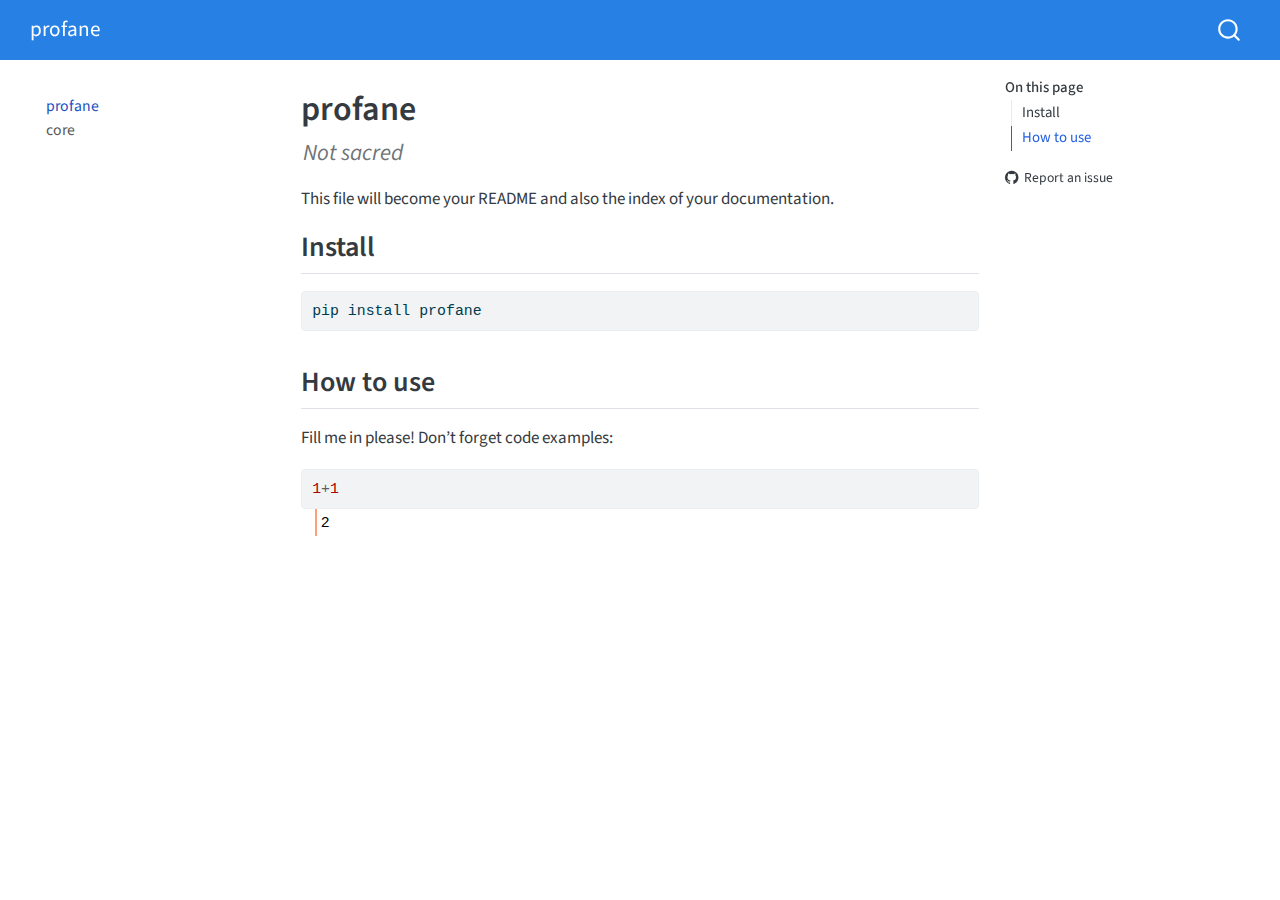
<file: index.html>
<!DOCTYPE html>
<html xmlns="http://www.w3.org/1999/xhtml" lang="en" xml:lang="en"><head>

<meta charset="utf-8">
<meta name="generator" content="quarto-1.5.56">

<meta name="viewport" content="width=device-width, initial-scale=1.0, user-scalable=yes">

<meta name="description" content="Not sacred">

<title>profane</title>
<style>
code{white-space: pre-wrap;}
span.smallcaps{font-variant: small-caps;}
div.columns{display: flex; gap: min(4vw, 1.5em);}
div.column{flex: auto; overflow-x: auto;}
div.hanging-indent{margin-left: 1.5em; text-indent: -1.5em;}
ul.task-list{list-style: none;}
ul.task-list li input[type="checkbox"] {
  width: 0.8em;
  margin: 0 0.8em 0.2em -1em; /* quarto-specific, see https://github.com/quarto-dev/quarto-cli/issues/4556 */ 
  vertical-align: middle;
}
/* CSS for syntax highlighting */
pre > code.sourceCode { white-space: pre; position: relative; }
pre > code.sourceCode > span { line-height: 1.25; }
pre > code.sourceCode > span:empty { height: 1.2em; }
.sourceCode { overflow: visible; }
code.sourceCode > span { color: inherit; text-decoration: inherit; }
div.sourceCode { margin: 1em 0; }
pre.sourceCode { margin: 0; }
@media screen {
div.sourceCode { overflow: auto; }
}
@media print {
pre > code.sourceCode { white-space: pre-wrap; }
pre > code.sourceCode > span { display: inline-block; text-indent: -5em; padding-left: 5em; }
}
pre.numberSource code
  { counter-reset: source-line 0; }
pre.numberSource code > span
  { position: relative; left: -4em; counter-increment: source-line; }
pre.numberSource code > span > a:first-child::before
  { content: counter(source-line);
    position: relative; left: -1em; text-align: right; vertical-align: baseline;
    border: none; display: inline-block;
    -webkit-touch-callout: none; -webkit-user-select: none;
    -khtml-user-select: none; -moz-user-select: none;
    -ms-user-select: none; user-select: none;
    padding: 0 4px; width: 4em;
  }
pre.numberSource { margin-left: 3em;  padding-left: 4px; }
div.sourceCode
  {   }
@media screen {
pre > code.sourceCode > span > a:first-child::before { text-decoration: underline; }
}
</style>


<script src="site_libs/quarto-nav/quarto-nav.js"></script>
<script src="site_libs/quarto-nav/headroom.min.js"></script>
<script src="site_libs/clipboard/clipboard.min.js"></script>
<script src="site_libs/quarto-search/autocomplete.umd.js"></script>
<script src="site_libs/quarto-search/fuse.min.js"></script>
<script src="site_libs/quarto-search/quarto-search.js"></script>
<meta name="quarto:offset" content="./">
<script src="site_libs/quarto-html/quarto.js"></script>
<script src="site_libs/quarto-html/popper.min.js"></script>
<script src="site_libs/quarto-html/tippy.umd.min.js"></script>
<script src="site_libs/quarto-html/anchor.min.js"></script>
<link href="site_libs/quarto-html/tippy.css" rel="stylesheet">
<link href="site_libs/quarto-html/quarto-syntax-highlighting.css" rel="stylesheet" id="quarto-text-highlighting-styles">
<script src="site_libs/bootstrap/bootstrap.min.js"></script>
<link href="site_libs/bootstrap/bootstrap-icons.css" rel="stylesheet">
<link href="site_libs/bootstrap/bootstrap.min.css" rel="stylesheet" id="quarto-bootstrap" data-mode="light">
<script id="quarto-search-options" type="application/json">{
  "location": "navbar",
  "copy-button": false,
  "collapse-after": 3,
  "panel-placement": "end",
  "type": "overlay",
  "limit": 50,
  "keyboard-shortcut": [
    "f",
    "/",
    "s"
  ],
  "show-item-context": false,
  "language": {
    "search-no-results-text": "No results",
    "search-matching-documents-text": "matching documents",
    "search-copy-link-title": "Copy link to search",
    "search-hide-matches-text": "Hide additional matches",
    "search-more-match-text": "more match in this document",
    "search-more-matches-text": "more matches in this document",
    "search-clear-button-title": "Clear",
    "search-text-placeholder": "",
    "search-detached-cancel-button-title": "Cancel",
    "search-submit-button-title": "Submit",
    "search-label": "Search"
  }
}</script>


<link rel="stylesheet" href="styles.css">
<meta property="og:title" content="profane">
<meta property="og:description" content="Not sacred">
<meta property="og:site_name" content="profane">
<meta name="twitter:title" content="profane">
<meta name="twitter:description" content="Not sacred">
<meta name="twitter:card" content="summary">
</head>

<body class="nav-sidebar floating nav-fixed">

<div id="quarto-search-results"></div>
  <header id="quarto-header" class="headroom fixed-top">
    <nav class="navbar navbar-expand-lg " data-bs-theme="dark">
      <div class="navbar-container container-fluid">
      <div class="navbar-brand-container mx-auto">
    <a class="navbar-brand" href="./index.html">
    <span class="navbar-title">profane</span>
    </a>
  </div>
        <div class="quarto-navbar-tools tools-end">
</div>
          <div id="quarto-search" class="" title="Search"></div>
      </div> <!-- /container-fluid -->
    </nav>
  <nav class="quarto-secondary-nav">
    <div class="container-fluid d-flex">
      <button type="button" class="quarto-btn-toggle btn" data-bs-toggle="collapse" role="button" data-bs-target=".quarto-sidebar-collapse-item" aria-controls="quarto-sidebar" aria-expanded="false" aria-label="Toggle sidebar navigation" onclick="if (window.quartoToggleHeadroom) { window.quartoToggleHeadroom(); }">
        <i class="bi bi-layout-text-sidebar-reverse"></i>
      </button>
        <nav class="quarto-page-breadcrumbs" aria-label="breadcrumb"><ol class="breadcrumb"><li class="breadcrumb-item"><a href="./index.html">profane</a></li></ol></nav>
        <a class="flex-grow-1" role="navigation" data-bs-toggle="collapse" data-bs-target=".quarto-sidebar-collapse-item" aria-controls="quarto-sidebar" aria-expanded="false" aria-label="Toggle sidebar navigation" onclick="if (window.quartoToggleHeadroom) { window.quartoToggleHeadroom(); }">      
        </a>
    </div>
  </nav>
</header>
<!-- content -->
<div id="quarto-content" class="quarto-container page-columns page-rows-contents page-layout-article page-navbar">
<!-- sidebar -->
  <nav id="quarto-sidebar" class="sidebar collapse collapse-horizontal quarto-sidebar-collapse-item sidebar-navigation floating overflow-auto">
    <div class="sidebar-menu-container"> 
    <ul class="list-unstyled mt-1">
        <li class="sidebar-item">
  <div class="sidebar-item-container"> 
  <a href="./index.html" class="sidebar-item-text sidebar-link active">
 <span class="menu-text">profane</span></a>
  </div>
</li>
        <li class="sidebar-item">
  <div class="sidebar-item-container"> 
  <a href="./core.html" class="sidebar-item-text sidebar-link">
 <span class="menu-text">core</span></a>
  </div>
</li>
    </ul>
    </div>
</nav>
<div id="quarto-sidebar-glass" class="quarto-sidebar-collapse-item" data-bs-toggle="collapse" data-bs-target=".quarto-sidebar-collapse-item"></div>
<!-- margin-sidebar -->
    <div id="quarto-margin-sidebar" class="sidebar margin-sidebar">
        <nav id="TOC" role="doc-toc" class="toc-active">
    <h2 id="toc-title">On this page</h2>
   
  <ul>
  <li><a href="#install" id="toc-install" class="nav-link active" data-scroll-target="#install">Install</a></li>
  <li><a href="#how-to-use" id="toc-how-to-use" class="nav-link" data-scroll-target="#how-to-use">How to use</a></li>
  </ul>
<div class="toc-actions"><ul><li><a href="https://github.com/gngdb/profane/issues/new" class="toc-action"><i class="bi bi-github"></i>Report an issue</a></li></ul></div></nav>
    </div>
<!-- main -->
<main class="content" id="quarto-document-content">

<header id="title-block-header" class="quarto-title-block default">
<div class="quarto-title">
<h1 class="title">profane</h1>
</div>

<div>
  <div class="description">
    Not sacred
  </div>
</div>


<div class="quarto-title-meta">

    
  
    
  </div>
  


</header>


<!-- WARNING: THIS FILE WAS AUTOGENERATED! DO NOT EDIT! -->
<p>This file will become your README and also the index of your documentation.</p>
<section id="install" class="level2">
<h2 class="anchored" data-anchor-id="install">Install</h2>
<div class="sourceCode" id="cb1"><pre class="sourceCode sh code-with-copy"><code class="sourceCode bash"><span id="cb1-1"><a href="#cb1-1" aria-hidden="true" tabindex="-1"></a><span class="ex">pip</span> install profane</span></code><button title="Copy to Clipboard" class="code-copy-button"><i class="bi"></i></button></pre></div>
</section>
<section id="how-to-use" class="level2">
<h2 class="anchored" data-anchor-id="how-to-use">How to use</h2>
<p>Fill me in please! Don’t forget code examples:</p>
<div id="cell-7" class="cell">
<div class="sourceCode cell-code" id="cb2"><pre class="sourceCode python code-with-copy"><code class="sourceCode python"><span id="cb2-1"><a href="#cb2-1" aria-hidden="true" tabindex="-1"></a><span class="dv">1</span><span class="op">+</span><span class="dv">1</span></span></code><button title="Copy to Clipboard" class="code-copy-button"><i class="bi"></i></button></pre></div>
<div class="cell-output cell-output-display">
<pre><code>2</code></pre>
</div>
</div>


</section>

</main> <!-- /main -->
<script id="quarto-html-after-body" type="application/javascript">
window.document.addEventListener("DOMContentLoaded", function (event) {
  const toggleBodyColorMode = (bsSheetEl) => {
    const mode = bsSheetEl.getAttribute("data-mode");
    const bodyEl = window.document.querySelector("body");
    if (mode === "dark") {
      bodyEl.classList.add("quarto-dark");
      bodyEl.classList.remove("quarto-light");
    } else {
      bodyEl.classList.add("quarto-light");
      bodyEl.classList.remove("quarto-dark");
    }
  }
  const toggleBodyColorPrimary = () => {
    const bsSheetEl = window.document.querySelector("link#quarto-bootstrap");
    if (bsSheetEl) {
      toggleBodyColorMode(bsSheetEl);
    }
  }
  toggleBodyColorPrimary();  
  const icon = "";
  const anchorJS = new window.AnchorJS();
  anchorJS.options = {
    placement: 'right',
    icon: icon
  };
  anchorJS.add('.anchored');
  const isCodeAnnotation = (el) => {
    for (const clz of el.classList) {
      if (clz.startsWith('code-annotation-')) {                     
        return true;
      }
    }
    return false;
  }
  const onCopySuccess = function(e) {
    // button target
    const button = e.trigger;
    // don't keep focus
    button.blur();
    // flash "checked"
    button.classList.add('code-copy-button-checked');
    var currentTitle = button.getAttribute("title");
    button.setAttribute("title", "Copied!");
    let tooltip;
    if (window.bootstrap) {
      button.setAttribute("data-bs-toggle", "tooltip");
      button.setAttribute("data-bs-placement", "left");
      button.setAttribute("data-bs-title", "Copied!");
      tooltip = new bootstrap.Tooltip(button, 
        { trigger: "manual", 
          customClass: "code-copy-button-tooltip",
          offset: [0, -8]});
      tooltip.show();    
    }
    setTimeout(function() {
      if (tooltip) {
        tooltip.hide();
        button.removeAttribute("data-bs-title");
        button.removeAttribute("data-bs-toggle");
        button.removeAttribute("data-bs-placement");
      }
      button.setAttribute("title", currentTitle);
      button.classList.remove('code-copy-button-checked');
    }, 1000);
    // clear code selection
    e.clearSelection();
  }
  const getTextToCopy = function(trigger) {
      const codeEl = trigger.previousElementSibling.cloneNode(true);
      for (const childEl of codeEl.children) {
        if (isCodeAnnotation(childEl)) {
          childEl.remove();
        }
      }
      return codeEl.innerText;
  }
  const clipboard = new window.ClipboardJS('.code-copy-button:not([data-in-quarto-modal])', {
    text: getTextToCopy
  });
  clipboard.on('success', onCopySuccess);
  if (window.document.getElementById('quarto-embedded-source-code-modal')) {
    // For code content inside modals, clipBoardJS needs to be initialized with a container option
    // TODO: Check when it could be a function (https://github.com/zenorocha/clipboard.js/issues/860)
    const clipboardModal = new window.ClipboardJS('.code-copy-button[data-in-quarto-modal]', {
      text: getTextToCopy,
      container: window.document.getElementById('quarto-embedded-source-code-modal')
    });
    clipboardModal.on('success', onCopySuccess);
  }
    var localhostRegex = new RegExp(/^(?:http|https):\/\/localhost\:?[0-9]*\//);
    var mailtoRegex = new RegExp(/^mailto:/);
      var filterRegex = new RegExp("https:\/\/gngdb\.github\.io\/profane");
    var isInternal = (href) => {
        return filterRegex.test(href) || localhostRegex.test(href) || mailtoRegex.test(href);
    }
    // Inspect non-navigation links and adorn them if external
 	var links = window.document.querySelectorAll('a[href]:not(.nav-link):not(.navbar-brand):not(.toc-action):not(.sidebar-link):not(.sidebar-item-toggle):not(.pagination-link):not(.no-external):not([aria-hidden]):not(.dropdown-item):not(.quarto-navigation-tool):not(.about-link)');
    for (var i=0; i<links.length; i++) {
      const link = links[i];
      if (!isInternal(link.href)) {
        // undo the damage that might have been done by quarto-nav.js in the case of
        // links that we want to consider external
        if (link.dataset.originalHref !== undefined) {
          link.href = link.dataset.originalHref;
        }
      }
    }
  function tippyHover(el, contentFn, onTriggerFn, onUntriggerFn) {
    const config = {
      allowHTML: true,
      maxWidth: 500,
      delay: 100,
      arrow: false,
      appendTo: function(el) {
          return el.parentElement;
      },
      interactive: true,
      interactiveBorder: 10,
      theme: 'quarto',
      placement: 'bottom-start',
    };
    if (contentFn) {
      config.content = contentFn;
    }
    if (onTriggerFn) {
      config.onTrigger = onTriggerFn;
    }
    if (onUntriggerFn) {
      config.onUntrigger = onUntriggerFn;
    }
    window.tippy(el, config); 
  }
  const noterefs = window.document.querySelectorAll('a[role="doc-noteref"]');
  for (var i=0; i<noterefs.length; i++) {
    const ref = noterefs[i];
    tippyHover(ref, function() {
      // use id or data attribute instead here
      let href = ref.getAttribute('data-footnote-href') || ref.getAttribute('href');
      try { href = new URL(href).hash; } catch {}
      const id = href.replace(/^#\/?/, "");
      const note = window.document.getElementById(id);
      if (note) {
        return note.innerHTML;
      } else {
        return "";
      }
    });
  }
  const xrefs = window.document.querySelectorAll('a.quarto-xref');
  const processXRef = (id, note) => {
    // Strip column container classes
    const stripColumnClz = (el) => {
      el.classList.remove("page-full", "page-columns");
      if (el.children) {
        for (const child of el.children) {
          stripColumnClz(child);
        }
      }
    }
    stripColumnClz(note)
    if (id === null || id.startsWith('sec-')) {
      // Special case sections, only their first couple elements
      const container = document.createElement("div");
      if (note.children && note.children.length > 2) {
        container.appendChild(note.children[0].cloneNode(true));
        for (let i = 1; i < note.children.length; i++) {
          const child = note.children[i];
          if (child.tagName === "P" && child.innerText === "") {
            continue;
          } else {
            container.appendChild(child.cloneNode(true));
            break;
          }
        }
        if (window.Quarto?.typesetMath) {
          window.Quarto.typesetMath(container);
        }
        return container.innerHTML
      } else {
        if (window.Quarto?.typesetMath) {
          window.Quarto.typesetMath(note);
        }
        return note.innerHTML;
      }
    } else {
      // Remove any anchor links if they are present
      const anchorLink = note.querySelector('a.anchorjs-link');
      if (anchorLink) {
        anchorLink.remove();
      }
      if (window.Quarto?.typesetMath) {
        window.Quarto.typesetMath(note);
      }
      // TODO in 1.5, we should make sure this works without a callout special case
      if (note.classList.contains("callout")) {
        return note.outerHTML;
      } else {
        return note.innerHTML;
      }
    }
  }
  for (var i=0; i<xrefs.length; i++) {
    const xref = xrefs[i];
    tippyHover(xref, undefined, function(instance) {
      instance.disable();
      let url = xref.getAttribute('href');
      let hash = undefined; 
      if (url.startsWith('#')) {
        hash = url;
      } else {
        try { hash = new URL(url).hash; } catch {}
      }
      if (hash) {
        const id = hash.replace(/^#\/?/, "");
        const note = window.document.getElementById(id);
        if (note !== null) {
          try {
            const html = processXRef(id, note.cloneNode(true));
            instance.setContent(html);
          } finally {
            instance.enable();
            instance.show();
          }
        } else {
          // See if we can fetch this
          fetch(url.split('#')[0])
          .then(res => res.text())
          .then(html => {
            const parser = new DOMParser();
            const htmlDoc = parser.parseFromString(html, "text/html");
            const note = htmlDoc.getElementById(id);
            if (note !== null) {
              const html = processXRef(id, note);
              instance.setContent(html);
            } 
          }).finally(() => {
            instance.enable();
            instance.show();
          });
        }
      } else {
        // See if we can fetch a full url (with no hash to target)
        // This is a special case and we should probably do some content thinning / targeting
        fetch(url)
        .then(res => res.text())
        .then(html => {
          const parser = new DOMParser();
          const htmlDoc = parser.parseFromString(html, "text/html");
          const note = htmlDoc.querySelector('main.content');
          if (note !== null) {
            // This should only happen for chapter cross references
            // (since there is no id in the URL)
            // remove the first header
            if (note.children.length > 0 && note.children[0].tagName === "HEADER") {
              note.children[0].remove();
            }
            const html = processXRef(null, note);
            instance.setContent(html);
          } 
        }).finally(() => {
          instance.enable();
          instance.show();
        });
      }
    }, function(instance) {
    });
  }
      let selectedAnnoteEl;
      const selectorForAnnotation = ( cell, annotation) => {
        let cellAttr = 'data-code-cell="' + cell + '"';
        let lineAttr = 'data-code-annotation="' +  annotation + '"';
        const selector = 'span[' + cellAttr + '][' + lineAttr + ']';
        return selector;
      }
      const selectCodeLines = (annoteEl) => {
        const doc = window.document;
        const targetCell = annoteEl.getAttribute("data-target-cell");
        const targetAnnotation = annoteEl.getAttribute("data-target-annotation");
        const annoteSpan = window.document.querySelector(selectorForAnnotation(targetCell, targetAnnotation));
        const lines = annoteSpan.getAttribute("data-code-lines").split(",");
        const lineIds = lines.map((line) => {
          return targetCell + "-" + line;
        })
        let top = null;
        let height = null;
        let parent = null;
        if (lineIds.length > 0) {
            //compute the position of the single el (top and bottom and make a div)
            const el = window.document.getElementById(lineIds[0]);
            top = el.offsetTop;
            height = el.offsetHeight;
            parent = el.parentElement.parentElement;
          if (lineIds.length > 1) {
            const lastEl = window.document.getElementById(lineIds[lineIds.length - 1]);
            const bottom = lastEl.offsetTop + lastEl.offsetHeight;
            height = bottom - top;
          }
          if (top !== null && height !== null && parent !== null) {
            // cook up a div (if necessary) and position it 
            let div = window.document.getElementById("code-annotation-line-highlight");
            if (div === null) {
              div = window.document.createElement("div");
              div.setAttribute("id", "code-annotation-line-highlight");
              div.style.position = 'absolute';
              parent.appendChild(div);
            }
            div.style.top = top - 2 + "px";
            div.style.height = height + 4 + "px";
            div.style.left = 0;
            let gutterDiv = window.document.getElementById("code-annotation-line-highlight-gutter");
            if (gutterDiv === null) {
              gutterDiv = window.document.createElement("div");
              gutterDiv.setAttribute("id", "code-annotation-line-highlight-gutter");
              gutterDiv.style.position = 'absolute';
              const codeCell = window.document.getElementById(targetCell);
              const gutter = codeCell.querySelector('.code-annotation-gutter');
              gutter.appendChild(gutterDiv);
            }
            gutterDiv.style.top = top - 2 + "px";
            gutterDiv.style.height = height + 4 + "px";
          }
          selectedAnnoteEl = annoteEl;
        }
      };
      const unselectCodeLines = () => {
        const elementsIds = ["code-annotation-line-highlight", "code-annotation-line-highlight-gutter"];
        elementsIds.forEach((elId) => {
          const div = window.document.getElementById(elId);
          if (div) {
            div.remove();
          }
        });
        selectedAnnoteEl = undefined;
      };
        // Handle positioning of the toggle
    window.addEventListener(
      "resize",
      throttle(() => {
        elRect = undefined;
        if (selectedAnnoteEl) {
          selectCodeLines(selectedAnnoteEl);
        }
      }, 10)
    );
    function throttle(fn, ms) {
    let throttle = false;
    let timer;
      return (...args) => {
        if(!throttle) { // first call gets through
            fn.apply(this, args);
            throttle = true;
        } else { // all the others get throttled
            if(timer) clearTimeout(timer); // cancel #2
            timer = setTimeout(() => {
              fn.apply(this, args);
              timer = throttle = false;
            }, ms);
        }
      };
    }
      // Attach click handler to the DT
      const annoteDls = window.document.querySelectorAll('dt[data-target-cell]');
      for (const annoteDlNode of annoteDls) {
        annoteDlNode.addEventListener('click', (event) => {
          const clickedEl = event.target;
          if (clickedEl !== selectedAnnoteEl) {
            unselectCodeLines();
            const activeEl = window.document.querySelector('dt[data-target-cell].code-annotation-active');
            if (activeEl) {
              activeEl.classList.remove('code-annotation-active');
            }
            selectCodeLines(clickedEl);
            clickedEl.classList.add('code-annotation-active');
          } else {
            // Unselect the line
            unselectCodeLines();
            clickedEl.classList.remove('code-annotation-active');
          }
        });
      }
  const findCites = (el) => {
    const parentEl = el.parentElement;
    if (parentEl) {
      const cites = parentEl.dataset.cites;
      if (cites) {
        return {
          el,
          cites: cites.split(' ')
        };
      } else {
        return findCites(el.parentElement)
      }
    } else {
      return undefined;
    }
  };
  var bibliorefs = window.document.querySelectorAll('a[role="doc-biblioref"]');
  for (var i=0; i<bibliorefs.length; i++) {
    const ref = bibliorefs[i];
    const citeInfo = findCites(ref);
    if (citeInfo) {
      tippyHover(citeInfo.el, function() {
        var popup = window.document.createElement('div');
        citeInfo.cites.forEach(function(cite) {
          var citeDiv = window.document.createElement('div');
          citeDiv.classList.add('hanging-indent');
          citeDiv.classList.add('csl-entry');
          var biblioDiv = window.document.getElementById('ref-' + cite);
          if (biblioDiv) {
            citeDiv.innerHTML = biblioDiv.innerHTML;
          }
          popup.appendChild(citeDiv);
        });
        return popup.innerHTML;
      });
    }
  }
});
</script>
</div> <!-- /content -->




<footer class="footer"><div class="nav-footer"><div class="nav-footer-center"><div class="toc-actions d-sm-block d-md-none"><ul><li><a href="https://github.com/gngdb/profane/issues/new" class="toc-action"><i class="bi bi-github"></i>Report an issue</a></li></ul></div></div></div></footer></body></html>
</file>
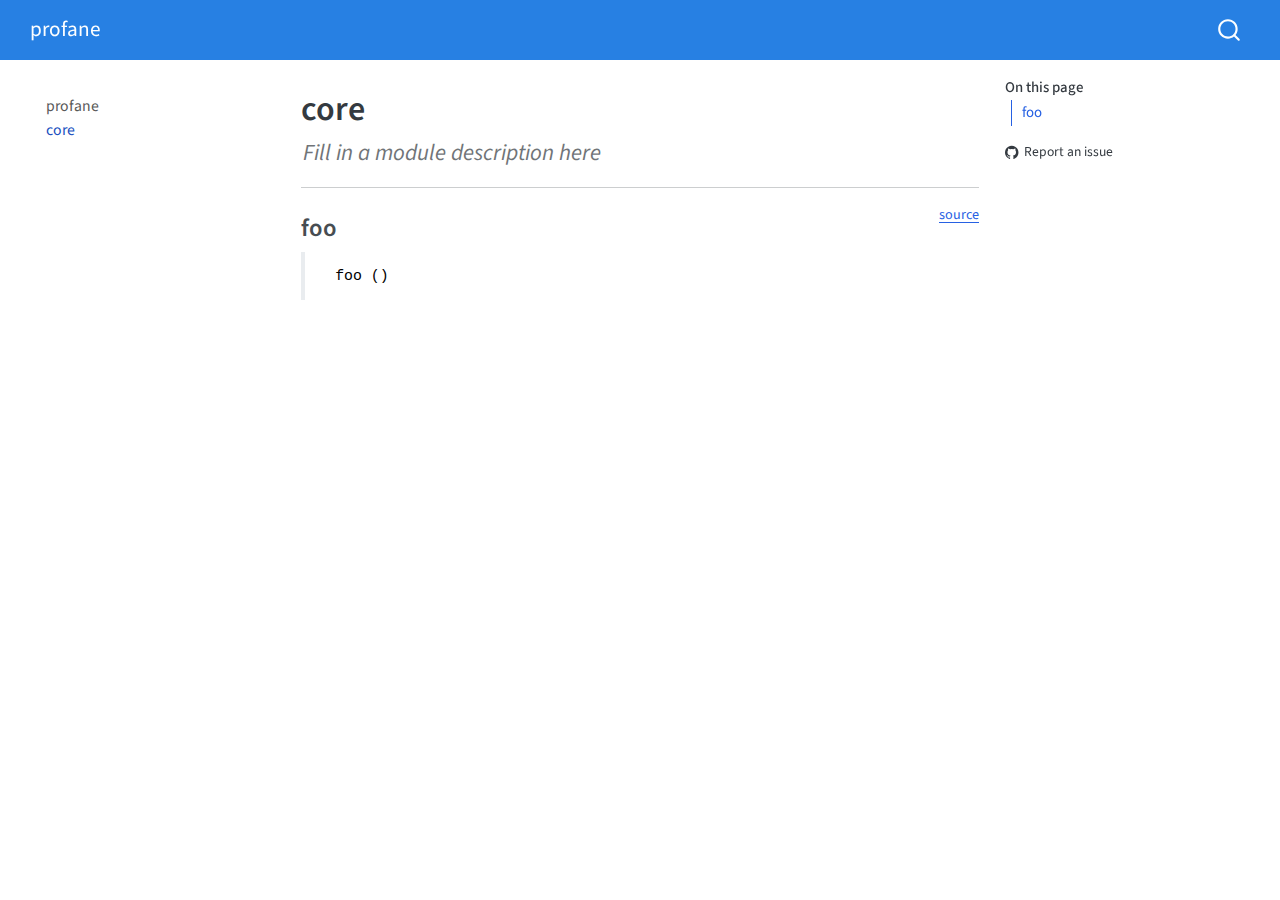
<file: core.html>
<!DOCTYPE html>
<html xmlns="http://www.w3.org/1999/xhtml" lang="en" xml:lang="en"><head>

<meta charset="utf-8">
<meta name="generator" content="quarto-1.5.56">

<meta name="viewport" content="width=device-width, initial-scale=1.0, user-scalable=yes">

<meta name="description" content="Fill in a module description here">

<title>core – profane</title>
<style>
code{white-space: pre-wrap;}
span.smallcaps{font-variant: small-caps;}
div.columns{display: flex; gap: min(4vw, 1.5em);}
div.column{flex: auto; overflow-x: auto;}
div.hanging-indent{margin-left: 1.5em; text-indent: -1.5em;}
ul.task-list{list-style: none;}
ul.task-list li input[type="checkbox"] {
  width: 0.8em;
  margin: 0 0.8em 0.2em -1em; /* quarto-specific, see https://github.com/quarto-dev/quarto-cli/issues/4556 */ 
  vertical-align: middle;
}
</style>


<script src="site_libs/quarto-nav/quarto-nav.js"></script>
<script src="site_libs/quarto-nav/headroom.min.js"></script>
<script src="site_libs/clipboard/clipboard.min.js"></script>
<script src="site_libs/quarto-search/autocomplete.umd.js"></script>
<script src="site_libs/quarto-search/fuse.min.js"></script>
<script src="site_libs/quarto-search/quarto-search.js"></script>
<meta name="quarto:offset" content="./">
<script src="site_libs/quarto-html/quarto.js"></script>
<script src="site_libs/quarto-html/popper.min.js"></script>
<script src="site_libs/quarto-html/tippy.umd.min.js"></script>
<script src="site_libs/quarto-html/anchor.min.js"></script>
<link href="site_libs/quarto-html/tippy.css" rel="stylesheet">
<link href="site_libs/quarto-html/quarto-syntax-highlighting.css" rel="stylesheet" id="quarto-text-highlighting-styles">
<script src="site_libs/bootstrap/bootstrap.min.js"></script>
<link href="site_libs/bootstrap/bootstrap-icons.css" rel="stylesheet">
<link href="site_libs/bootstrap/bootstrap.min.css" rel="stylesheet" id="quarto-bootstrap" data-mode="light">
<script id="quarto-search-options" type="application/json">{
  "location": "navbar",
  "copy-button": false,
  "collapse-after": 3,
  "panel-placement": "end",
  "type": "overlay",
  "limit": 50,
  "keyboard-shortcut": [
    "f",
    "/",
    "s"
  ],
  "show-item-context": false,
  "language": {
    "search-no-results-text": "No results",
    "search-matching-documents-text": "matching documents",
    "search-copy-link-title": "Copy link to search",
    "search-hide-matches-text": "Hide additional matches",
    "search-more-match-text": "more match in this document",
    "search-more-matches-text": "more matches in this document",
    "search-clear-button-title": "Clear",
    "search-text-placeholder": "",
    "search-detached-cancel-button-title": "Cancel",
    "search-submit-button-title": "Submit",
    "search-label": "Search"
  }
}</script>


<link rel="stylesheet" href="styles.css">
<meta property="og:title" content="core – profane">
<meta property="og:description" content="Fill in a module description here">
<meta property="og:site_name" content="profane">
<meta name="twitter:title" content="core – profane">
<meta name="twitter:description" content="Fill in a module description here">
<meta name="twitter:card" content="summary">
</head>

<body class="nav-sidebar floating nav-fixed">

<div id="quarto-search-results"></div>
  <header id="quarto-header" class="headroom fixed-top">
    <nav class="navbar navbar-expand-lg " data-bs-theme="dark">
      <div class="navbar-container container-fluid">
      <div class="navbar-brand-container mx-auto">
    <a class="navbar-brand" href="./index.html">
    <span class="navbar-title">profane</span>
    </a>
  </div>
        <div class="quarto-navbar-tools tools-end">
</div>
          <div id="quarto-search" class="" title="Search"></div>
      </div> <!-- /container-fluid -->
    </nav>
  <nav class="quarto-secondary-nav">
    <div class="container-fluid d-flex">
      <button type="button" class="quarto-btn-toggle btn" data-bs-toggle="collapse" role="button" data-bs-target=".quarto-sidebar-collapse-item" aria-controls="quarto-sidebar" aria-expanded="false" aria-label="Toggle sidebar navigation" onclick="if (window.quartoToggleHeadroom) { window.quartoToggleHeadroom(); }">
        <i class="bi bi-layout-text-sidebar-reverse"></i>
      </button>
        <nav class="quarto-page-breadcrumbs" aria-label="breadcrumb"><ol class="breadcrumb"><li class="breadcrumb-item"><a href="./core.html">core</a></li></ol></nav>
        <a class="flex-grow-1" role="navigation" data-bs-toggle="collapse" data-bs-target=".quarto-sidebar-collapse-item" aria-controls="quarto-sidebar" aria-expanded="false" aria-label="Toggle sidebar navigation" onclick="if (window.quartoToggleHeadroom) { window.quartoToggleHeadroom(); }">      
        </a>
    </div>
  </nav>
</header>
<!-- content -->
<div id="quarto-content" class="quarto-container page-columns page-rows-contents page-layout-article page-navbar">
<!-- sidebar -->
  <nav id="quarto-sidebar" class="sidebar collapse collapse-horizontal quarto-sidebar-collapse-item sidebar-navigation floating overflow-auto">
    <div class="sidebar-menu-container"> 
    <ul class="list-unstyled mt-1">
        <li class="sidebar-item">
  <div class="sidebar-item-container"> 
  <a href="./index.html" class="sidebar-item-text sidebar-link">
 <span class="menu-text">profane</span></a>
  </div>
</li>
        <li class="sidebar-item">
  <div class="sidebar-item-container"> 
  <a href="./core.html" class="sidebar-item-text sidebar-link active">
 <span class="menu-text">core</span></a>
  </div>
</li>
    </ul>
    </div>
</nav>
<div id="quarto-sidebar-glass" class="quarto-sidebar-collapse-item" data-bs-toggle="collapse" data-bs-target=".quarto-sidebar-collapse-item"></div>
<!-- margin-sidebar -->
    <div id="quarto-margin-sidebar" class="sidebar margin-sidebar">
        <nav id="TOC" role="doc-toc" class="toc-active">
    <h2 id="toc-title">On this page</h2>
   
  <ul>
  <li><a href="#foo" id="toc-foo" class="nav-link active" data-scroll-target="#foo">foo</a></li>
  </ul>
<div class="toc-actions"><ul><li><a href="https://github.com/gngdb/profane/issues/new" class="toc-action"><i class="bi bi-github"></i>Report an issue</a></li></ul></div></nav>
    </div>
<!-- main -->
<main class="content" id="quarto-document-content">

<header id="title-block-header" class="quarto-title-block default">
<div class="quarto-title">
<h1 class="title">core</h1>
</div>

<div>
  <div class="description">
    Fill in a module description here
  </div>
</div>


<div class="quarto-title-meta">

    
  
    
  </div>
  


</header>


<!-- WARNING: THIS FILE WAS AUTOGENERATED! DO NOT EDIT! -->
<hr>
<p><a href="https://github.com/gngdb/profane/blob/main/profane/core.py#L7" target="_blank" style="float:right; font-size:smaller">source</a></p>
<section id="foo" class="level3">
<h3 class="anchored" data-anchor-id="foo">foo</h3>
<blockquote class="blockquote">
<pre><code> foo ()</code></pre>
</blockquote>


</section>

</main> <!-- /main -->
<script id="quarto-html-after-body" type="application/javascript">
window.document.addEventListener("DOMContentLoaded", function (event) {
  const toggleBodyColorMode = (bsSheetEl) => {
    const mode = bsSheetEl.getAttribute("data-mode");
    const bodyEl = window.document.querySelector("body");
    if (mode === "dark") {
      bodyEl.classList.add("quarto-dark");
      bodyEl.classList.remove("quarto-light");
    } else {
      bodyEl.classList.add("quarto-light");
      bodyEl.classList.remove("quarto-dark");
    }
  }
  const toggleBodyColorPrimary = () => {
    const bsSheetEl = window.document.querySelector("link#quarto-bootstrap");
    if (bsSheetEl) {
      toggleBodyColorMode(bsSheetEl);
    }
  }
  toggleBodyColorPrimary();  
  const icon = "";
  const anchorJS = new window.AnchorJS();
  anchorJS.options = {
    placement: 'right',
    icon: icon
  };
  anchorJS.add('.anchored');
  const isCodeAnnotation = (el) => {
    for (const clz of el.classList) {
      if (clz.startsWith('code-annotation-')) {                     
        return true;
      }
    }
    return false;
  }
  const onCopySuccess = function(e) {
    // button target
    const button = e.trigger;
    // don't keep focus
    button.blur();
    // flash "checked"
    button.classList.add('code-copy-button-checked');
    var currentTitle = button.getAttribute("title");
    button.setAttribute("title", "Copied!");
    let tooltip;
    if (window.bootstrap) {
      button.setAttribute("data-bs-toggle", "tooltip");
      button.setAttribute("data-bs-placement", "left");
      button.setAttribute("data-bs-title", "Copied!");
      tooltip = new bootstrap.Tooltip(button, 
        { trigger: "manual", 
          customClass: "code-copy-button-tooltip",
          offset: [0, -8]});
      tooltip.show();    
    }
    setTimeout(function() {
      if (tooltip) {
        tooltip.hide();
        button.removeAttribute("data-bs-title");
        button.removeAttribute("data-bs-toggle");
        button.removeAttribute("data-bs-placement");
      }
      button.setAttribute("title", currentTitle);
      button.classList.remove('code-copy-button-checked');
    }, 1000);
    // clear code selection
    e.clearSelection();
  }
  const getTextToCopy = function(trigger) {
      const codeEl = trigger.previousElementSibling.cloneNode(true);
      for (const childEl of codeEl.children) {
        if (isCodeAnnotation(childEl)) {
          childEl.remove();
        }
      }
      return codeEl.innerText;
  }
  const clipboard = new window.ClipboardJS('.code-copy-button:not([data-in-quarto-modal])', {
    text: getTextToCopy
  });
  clipboard.on('success', onCopySuccess);
  if (window.document.getElementById('quarto-embedded-source-code-modal')) {
    // For code content inside modals, clipBoardJS needs to be initialized with a container option
    // TODO: Check when it could be a function (https://github.com/zenorocha/clipboard.js/issues/860)
    const clipboardModal = new window.ClipboardJS('.code-copy-button[data-in-quarto-modal]', {
      text: getTextToCopy,
      container: window.document.getElementById('quarto-embedded-source-code-modal')
    });
    clipboardModal.on('success', onCopySuccess);
  }
    var localhostRegex = new RegExp(/^(?:http|https):\/\/localhost\:?[0-9]*\//);
    var mailtoRegex = new RegExp(/^mailto:/);
      var filterRegex = new RegExp("https:\/\/gngdb\.github\.io\/profane");
    var isInternal = (href) => {
        return filterRegex.test(href) || localhostRegex.test(href) || mailtoRegex.test(href);
    }
    // Inspect non-navigation links and adorn them if external
 	var links = window.document.querySelectorAll('a[href]:not(.nav-link):not(.navbar-brand):not(.toc-action):not(.sidebar-link):not(.sidebar-item-toggle):not(.pagination-link):not(.no-external):not([aria-hidden]):not(.dropdown-item):not(.quarto-navigation-tool):not(.about-link)');
    for (var i=0; i<links.length; i++) {
      const link = links[i];
      if (!isInternal(link.href)) {
        // undo the damage that might have been done by quarto-nav.js in the case of
        // links that we want to consider external
        if (link.dataset.originalHref !== undefined) {
          link.href = link.dataset.originalHref;
        }
      }
    }
  function tippyHover(el, contentFn, onTriggerFn, onUntriggerFn) {
    const config = {
      allowHTML: true,
      maxWidth: 500,
      delay: 100,
      arrow: false,
      appendTo: function(el) {
          return el.parentElement;
      },
      interactive: true,
      interactiveBorder: 10,
      theme: 'quarto',
      placement: 'bottom-start',
    };
    if (contentFn) {
      config.content = contentFn;
    }
    if (onTriggerFn) {
      config.onTrigger = onTriggerFn;
    }
    if (onUntriggerFn) {
      config.onUntrigger = onUntriggerFn;
    }
    window.tippy(el, config); 
  }
  const noterefs = window.document.querySelectorAll('a[role="doc-noteref"]');
  for (var i=0; i<noterefs.length; i++) {
    const ref = noterefs[i];
    tippyHover(ref, function() {
      // use id or data attribute instead here
      let href = ref.getAttribute('data-footnote-href') || ref.getAttribute('href');
      try { href = new URL(href).hash; } catch {}
      const id = href.replace(/^#\/?/, "");
      const note = window.document.getElementById(id);
      if (note) {
        return note.innerHTML;
      } else {
        return "";
      }
    });
  }
  const xrefs = window.document.querySelectorAll('a.quarto-xref');
  const processXRef = (id, note) => {
    // Strip column container classes
    const stripColumnClz = (el) => {
      el.classList.remove("page-full", "page-columns");
      if (el.children) {
        for (const child of el.children) {
          stripColumnClz(child);
        }
      }
    }
    stripColumnClz(note)
    if (id === null || id.startsWith('sec-')) {
      // Special case sections, only their first couple elements
      const container = document.createElement("div");
      if (note.children && note.children.length > 2) {
        container.appendChild(note.children[0].cloneNode(true));
        for (let i = 1; i < note.children.length; i++) {
          const child = note.children[i];
          if (child.tagName === "P" && child.innerText === "") {
            continue;
          } else {
            container.appendChild(child.cloneNode(true));
            break;
          }
        }
        if (window.Quarto?.typesetMath) {
          window.Quarto.typesetMath(container);
        }
        return container.innerHTML
      } else {
        if (window.Quarto?.typesetMath) {
          window.Quarto.typesetMath(note);
        }
        return note.innerHTML;
      }
    } else {
      // Remove any anchor links if they are present
      const anchorLink = note.querySelector('a.anchorjs-link');
      if (anchorLink) {
        anchorLink.remove();
      }
      if (window.Quarto?.typesetMath) {
        window.Quarto.typesetMath(note);
      }
      // TODO in 1.5, we should make sure this works without a callout special case
      if (note.classList.contains("callout")) {
        return note.outerHTML;
      } else {
        return note.innerHTML;
      }
    }
  }
  for (var i=0; i<xrefs.length; i++) {
    const xref = xrefs[i];
    tippyHover(xref, undefined, function(instance) {
      instance.disable();
      let url = xref.getAttribute('href');
      let hash = undefined; 
      if (url.startsWith('#')) {
        hash = url;
      } else {
        try { hash = new URL(url).hash; } catch {}
      }
      if (hash) {
        const id = hash.replace(/^#\/?/, "");
        const note = window.document.getElementById(id);
        if (note !== null) {
          try {
            const html = processXRef(id, note.cloneNode(true));
            instance.setContent(html);
          } finally {
            instance.enable();
            instance.show();
          }
        } else {
          // See if we can fetch this
          fetch(url.split('#')[0])
          .then(res => res.text())
          .then(html => {
            const parser = new DOMParser();
            const htmlDoc = parser.parseFromString(html, "text/html");
            const note = htmlDoc.getElementById(id);
            if (note !== null) {
              const html = processXRef(id, note);
              instance.setContent(html);
            } 
          }).finally(() => {
            instance.enable();
            instance.show();
          });
        }
      } else {
        // See if we can fetch a full url (with no hash to target)
        // This is a special case and we should probably do some content thinning / targeting
        fetch(url)
        .then(res => res.text())
        .then(html => {
          const parser = new DOMParser();
          const htmlDoc = parser.parseFromString(html, "text/html");
          const note = htmlDoc.querySelector('main.content');
          if (note !== null) {
            // This should only happen for chapter cross references
            // (since there is no id in the URL)
            // remove the first header
            if (note.children.length > 0 && note.children[0].tagName === "HEADER") {
              note.children[0].remove();
            }
            const html = processXRef(null, note);
            instance.setContent(html);
          } 
        }).finally(() => {
          instance.enable();
          instance.show();
        });
      }
    }, function(instance) {
    });
  }
      let selectedAnnoteEl;
      const selectorForAnnotation = ( cell, annotation) => {
        let cellAttr = 'data-code-cell="' + cell + '"';
        let lineAttr = 'data-code-annotation="' +  annotation + '"';
        const selector = 'span[' + cellAttr + '][' + lineAttr + ']';
        return selector;
      }
      const selectCodeLines = (annoteEl) => {
        const doc = window.document;
        const targetCell = annoteEl.getAttribute("data-target-cell");
        const targetAnnotation = annoteEl.getAttribute("data-target-annotation");
        const annoteSpan = window.document.querySelector(selectorForAnnotation(targetCell, targetAnnotation));
        const lines = annoteSpan.getAttribute("data-code-lines").split(",");
        const lineIds = lines.map((line) => {
          return targetCell + "-" + line;
        })
        let top = null;
        let height = null;
        let parent = null;
        if (lineIds.length > 0) {
            //compute the position of the single el (top and bottom and make a div)
            const el = window.document.getElementById(lineIds[0]);
            top = el.offsetTop;
            height = el.offsetHeight;
            parent = el.parentElement.parentElement;
          if (lineIds.length > 1) {
            const lastEl = window.document.getElementById(lineIds[lineIds.length - 1]);
            const bottom = lastEl.offsetTop + lastEl.offsetHeight;
            height = bottom - top;
          }
          if (top !== null && height !== null && parent !== null) {
            // cook up a div (if necessary) and position it 
            let div = window.document.getElementById("code-annotation-line-highlight");
            if (div === null) {
              div = window.document.createElement("div");
              div.setAttribute("id", "code-annotation-line-highlight");
              div.style.position = 'absolute';
              parent.appendChild(div);
            }
            div.style.top = top - 2 + "px";
            div.style.height = height + 4 + "px";
            div.style.left = 0;
            let gutterDiv = window.document.getElementById("code-annotation-line-highlight-gutter");
            if (gutterDiv === null) {
              gutterDiv = window.document.createElement("div");
              gutterDiv.setAttribute("id", "code-annotation-line-highlight-gutter");
              gutterDiv.style.position = 'absolute';
              const codeCell = window.document.getElementById(targetCell);
              const gutter = codeCell.querySelector('.code-annotation-gutter');
              gutter.appendChild(gutterDiv);
            }
            gutterDiv.style.top = top - 2 + "px";
            gutterDiv.style.height = height + 4 + "px";
          }
          selectedAnnoteEl = annoteEl;
        }
      };
      const unselectCodeLines = () => {
        const elementsIds = ["code-annotation-line-highlight", "code-annotation-line-highlight-gutter"];
        elementsIds.forEach((elId) => {
          const div = window.document.getElementById(elId);
          if (div) {
            div.remove();
          }
        });
        selectedAnnoteEl = undefined;
      };
        // Handle positioning of the toggle
    window.addEventListener(
      "resize",
      throttle(() => {
        elRect = undefined;
        if (selectedAnnoteEl) {
          selectCodeLines(selectedAnnoteEl);
        }
      }, 10)
    );
    function throttle(fn, ms) {
    let throttle = false;
    let timer;
      return (...args) => {
        if(!throttle) { // first call gets through
            fn.apply(this, args);
            throttle = true;
        } else { // all the others get throttled
            if(timer) clearTimeout(timer); // cancel #2
            timer = setTimeout(() => {
              fn.apply(this, args);
              timer = throttle = false;
            }, ms);
        }
      };
    }
      // Attach click handler to the DT
      const annoteDls = window.document.querySelectorAll('dt[data-target-cell]');
      for (const annoteDlNode of annoteDls) {
        annoteDlNode.addEventListener('click', (event) => {
          const clickedEl = event.target;
          if (clickedEl !== selectedAnnoteEl) {
            unselectCodeLines();
            const activeEl = window.document.querySelector('dt[data-target-cell].code-annotation-active');
            if (activeEl) {
              activeEl.classList.remove('code-annotation-active');
            }
            selectCodeLines(clickedEl);
            clickedEl.classList.add('code-annotation-active');
          } else {
            // Unselect the line
            unselectCodeLines();
            clickedEl.classList.remove('code-annotation-active');
          }
        });
      }
  const findCites = (el) => {
    const parentEl = el.parentElement;
    if (parentEl) {
      const cites = parentEl.dataset.cites;
      if (cites) {
        return {
          el,
          cites: cites.split(' ')
        };
      } else {
        return findCites(el.parentElement)
      }
    } else {
      return undefined;
    }
  };
  var bibliorefs = window.document.querySelectorAll('a[role="doc-biblioref"]');
  for (var i=0; i<bibliorefs.length; i++) {
    const ref = bibliorefs[i];
    const citeInfo = findCites(ref);
    if (citeInfo) {
      tippyHover(citeInfo.el, function() {
        var popup = window.document.createElement('div');
        citeInfo.cites.forEach(function(cite) {
          var citeDiv = window.document.createElement('div');
          citeDiv.classList.add('hanging-indent');
          citeDiv.classList.add('csl-entry');
          var biblioDiv = window.document.getElementById('ref-' + cite);
          if (biblioDiv) {
            citeDiv.innerHTML = biblioDiv.innerHTML;
          }
          popup.appendChild(citeDiv);
        });
        return popup.innerHTML;
      });
    }
  }
});
</script>
</div> <!-- /content -->




<footer class="footer"><div class="nav-footer"><div class="nav-footer-center"><div class="toc-actions d-sm-block d-md-none"><ul><li><a href="https://github.com/gngdb/profane/issues/new" class="toc-action"><i class="bi bi-github"></i>Report an issue</a></li></ul></div></div></div></footer></body></html>
</file>
<file: site_libs/quarto-html/tippy.css>
.tippy-box[data-animation=fade][data-state=hidden]{opacity:0}[data-tippy-root]{max-width:calc(100vw - 10px)}.tippy-box{position:relative;background-color:#333;color:#fff;border-radius:4px;font-size:14px;line-height:1.4;white-space:normal;outline:0;transition-property:transform,visibility,opacity}.tippy-box[data-placement^=top]>.tippy-arrow{bottom:0}.tippy-box[data-placement^=top]>.tippy-arrow:before{bottom:-7px;left:0;border-width:8px 8px 0;border-top-color:initial;transform-origin:center top}.tippy-box[data-placement^=bottom]>.tippy-arrow{top:0}.tippy-box[data-placement^=bottom]>.tippy-arrow:before{top:-7px;left:0;border-width:0 8px 8px;border-bottom-color:initial;transform-origin:center bottom}.tippy-box[data-placement^=left]>.tippy-arrow{right:0}.tippy-box[data-placement^=left]>.tippy-arrow:before{border-width:8px 0 8px 8px;border-left-color:initial;right:-7px;transform-origin:center left}.tippy-box[data-placement^=right]>.tippy-arrow{left:0}.tippy-box[data-placement^=right]>.tippy-arrow:before{left:-7px;border-width:8px 8px 8px 0;border-right-color:initial;transform-origin:center right}.tippy-box[data-inertia][data-state=visible]{transition-timing-function:cubic-bezier(.54,1.5,.38,1.11)}.tippy-arrow{width:16px;height:16px;color:#333}.tippy-arrow:before{content:"";position:absolute;border-color:transparent;border-style:solid}.tippy-content{position:relative;padding:5px 9px;z-index:1}
</file>
<file: site_libs/quarto-html/quarto-syntax-highlighting.css>
/* quarto syntax highlight colors */
:root {
  --quarto-hl-ot-color: #003B4F;
  --quarto-hl-at-color: #657422;
  --quarto-hl-ss-color: #20794D;
  --quarto-hl-an-color: #5E5E5E;
  --quarto-hl-fu-color: #4758AB;
  --quarto-hl-st-color: #20794D;
  --quarto-hl-cf-color: #003B4F;
  --quarto-hl-op-color: #5E5E5E;
  --quarto-hl-er-color: #AD0000;
  --quarto-hl-bn-color: #AD0000;
  --quarto-hl-al-color: #AD0000;
  --quarto-hl-va-color: #111111;
  --quarto-hl-bu-color: inherit;
  --quarto-hl-ex-color: inherit;
  --quarto-hl-pp-color: #AD0000;
  --quarto-hl-in-color: #5E5E5E;
  --quarto-hl-vs-color: #20794D;
  --quarto-hl-wa-color: #5E5E5E;
  --quarto-hl-do-color: #5E5E5E;
  --quarto-hl-im-color: #00769E;
  --quarto-hl-ch-color: #20794D;
  --quarto-hl-dt-color: #AD0000;
  --quarto-hl-fl-color: #AD0000;
  --quarto-hl-co-color: #5E5E5E;
  --quarto-hl-cv-color: #5E5E5E;
  --quarto-hl-cn-color: #8f5902;
  --quarto-hl-sc-color: #5E5E5E;
  --quarto-hl-dv-color: #AD0000;
  --quarto-hl-kw-color: #003B4F;
}

/* other quarto variables */
:root {
  --quarto-font-monospace: SFMono-Regular, Menlo, Monaco, Consolas, "Liberation Mono", "Courier New", monospace;
}

pre > code.sourceCode > span {
  color: #003B4F;
}

code span {
  color: #003B4F;
}

code.sourceCode > span {
  color: #003B4F;
}

div.sourceCode,
div.sourceCode pre.sourceCode {
  color: #003B4F;
}

code span.ot {
  color: #003B4F;
  font-style: inherit;
}

code span.at {
  color: #657422;
  font-style: inherit;
}

code span.ss {
  color: #20794D;
  font-style: inherit;
}

code span.an {
  color: #5E5E5E;
  font-style: inherit;
}

code span.fu {
  color: #4758AB;
  font-style: inherit;
}

code span.st {
  color: #20794D;
  font-style: inherit;
}

code span.cf {
  color: #003B4F;
  font-weight: bold;
  font-style: inherit;
}

code span.op {
  color: #5E5E5E;
  font-style: inherit;
}

code span.er {
  color: #AD0000;
  font-style: inherit;
}

code span.bn {
  color: #AD0000;
  font-style: inherit;
}

code span.al {
  color: #AD0000;
  font-style: inherit;
}

code span.va {
  color: #111111;
  font-style: inherit;
}

code span.bu {
  font-style: inherit;
}

code span.ex {
  font-style: inherit;
}

code span.pp {
  color: #AD0000;
  font-style: inherit;
}

code span.in {
  color: #5E5E5E;
  font-style: inherit;
}

code span.vs {
  color: #20794D;
  font-style: inherit;
}

code span.wa {
  color: #5E5E5E;
  font-style: italic;
}

code span.do {
  color: #5E5E5E;
  font-style: italic;
}

code span.im {
  color: #00769E;
  font-style: inherit;
}

code span.ch {
  color: #20794D;
  font-style: inherit;
}

code span.dt {
  color: #AD0000;
  font-style: inherit;
}

code span.fl {
  color: #AD0000;
  font-style: inherit;
}

code span.co {
  color: #5E5E5E;
  font-style: inherit;
}

code span.cv {
  color: #5E5E5E;
  font-style: italic;
}

code span.cn {
  color: #8f5902;
  font-style: inherit;
}

code span.sc {
  color: #5E5E5E;
  font-style: inherit;
}

code span.dv {
  color: #AD0000;
  font-style: inherit;
}

code span.kw {
  color: #003B4F;
  font-weight: bold;
  font-style: inherit;
}

.prevent-inlining {
  content: "</";
}

/*# sourceMappingURL=debc5d5d77c3f9108843748ff7464032.css.map */
</file>
<file: styles.css>
.cell {
  margin-bottom: 1rem;
}

.cell > .sourceCode {
  margin-bottom: 0;
}

.cell-output > pre {
  margin-bottom: 0;
}

.cell-output > pre, .cell-output > .sourceCode > pre, .cell-output-stdout > pre {
  margin-left: 0.8rem;
  margin-top: 0;
  background: none;
  border-left: 2px solid lightsalmon;
  border-top-left-radius: 0;
  border-top-right-radius: 0;
}

.cell-output > .sourceCode {
  border: none;
}

.cell-output > .sourceCode {
  background: none;
  margin-top: 0;
}

div.description {
  padding-left: 2px;
  padding-top: 5px;
  font-style: italic;
  font-size: 135%;
  opacity: 70%;
}
</file>
